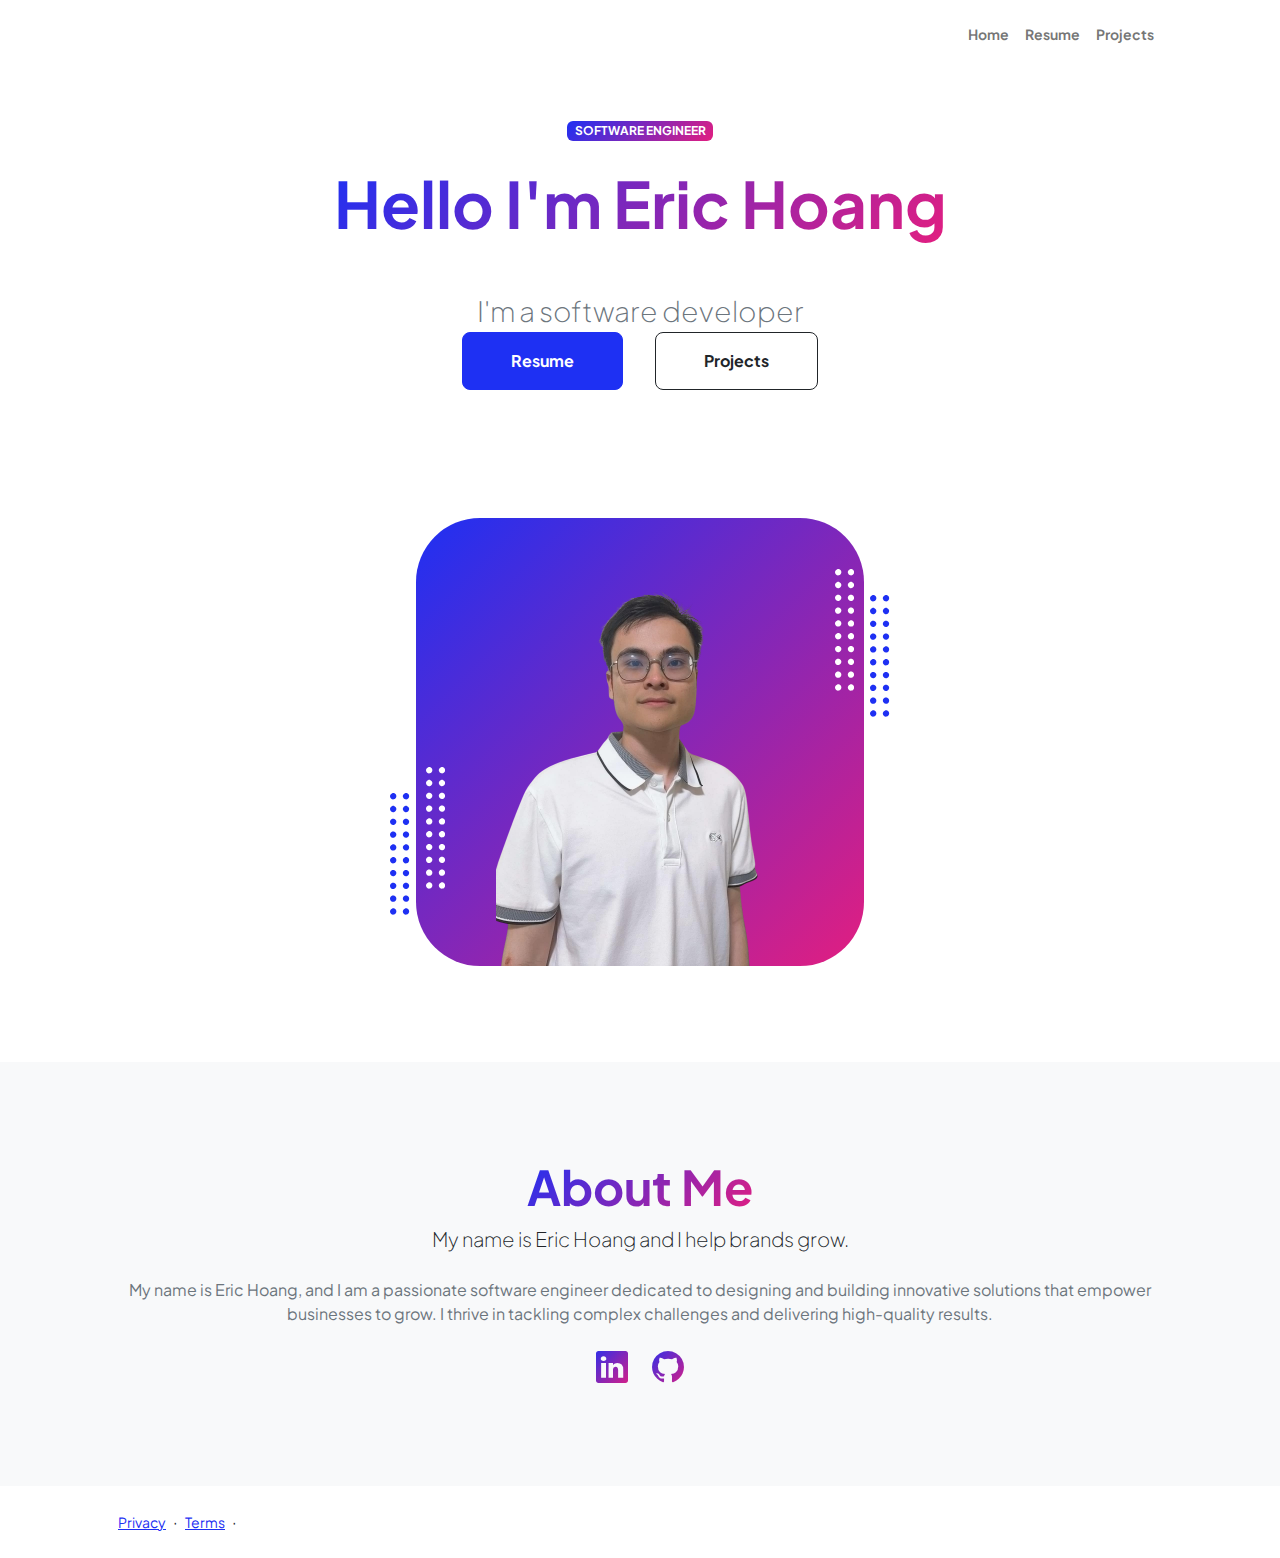
<file: index.html>
<!DOCTYPE html>
<html lang="en">
    <head>
        <meta charset="utf-8" />
        <meta name="viewport" content="width=device-width, initial-scale=1, shrink-to-fit=no" />
        <meta name="description" content="" />
        <meta name="author" content="" />
        <title>Personal - Start Bootstrap Theme</title>
        <!-- Favicon-->
        <link rel="icon" type="image/x-icon" href="assets/favicon.ico" />
        <!-- Custom Google font-->
        <link rel="preconnect" href="https://fonts.googleapis.com" />
        <link rel="preconnect" href="https://fonts.gstatic.com" crossorigin />
        <link href="https://fonts.googleapis.com/css2?family=Plus+Jakarta+Sans:wght@100;200;300;400;500;600;700;800;900&amp;display=swap" rel="stylesheet" />
        <!-- Bootstrap icons-->
        <link href="https://cdn.jsdelivr.net/npm/bootstrap-icons@1.8.1/font/bootstrap-icons.css" rel="stylesheet" />
        <!-- Core theme CSS (includes Bootstrap)-->
        <link href="css/styles.css" rel="stylesheet" />
    </head>
    <body class="d-flex flex-column h-100">
        <main class="flex-shrink-0">
            <!-- Navigation-->
            <nav class="navbar navbar-expand-lg navbar-light bg-white py-3">
                <div class="container px-5">
                    <a class="navbar-brand" href="index.html"><span class="fw-bolder text-primary"></span></a>
                    <button class="navbar-toggler" type="button" data-bs-toggle="collapse" data-bs-target="#navbarSupportedContent" aria-controls="navbarSupportedContent" aria-expanded="false" aria-label="Toggle navigation"><span class="navbar-toggler-icon"></span></button>
                    <div class="collapse navbar-collapse" id="navbarSupportedContent">
                        <ul class="navbar-nav ms-auto mb-2 mb-lg-0 small fw-bolder">
                            <li class="nav-item"><a class="nav-link" href="index.html">Home</a></li>
                            <li class="nav-item"><a class="nav-link" href="resume.html">Resume</a></li>
                            <li class="nav-item"><a class="nav-link" href="projects.html">Projects</a></li>

                        </ul>
                    </div>
                </div>
            </nav>
            <!-- Header-->
            <header class="py-5">
                <div class="container px-5 pb-5">
                    <div class="row gx-5 align-items-center">
                        <div class="col-xxl-5">
                            <!-- Header text content-->
                            <div class="text-center text-xxl-start">
                                <div class="badge bg-gradient-primary-to-secondary text-white mb-4"><div class="text-uppercase">Software Engineer</div></div>
                                <h1 class="display-3 fw-bolder mb-5"><span class="text-gradient d-inline">Hello I'm Eric Hoang</span></h1>
                                <div class="fs-3 fw-light text-muted">I'm a software developer</div>
                                <div class="d-grid gap-3 d-sm-flex justify-content-sm-center justify-content-xxl-start mb-3">
                                    <a class="btn btn-primary btn-lg px-5 py-3 me-sm-3 fs-6 fw-bolder" href="resume.html">Resume</a>
                                    <a class="btn btn-outline-dark btn-lg px-5 py-3 fs-6 fw-bolder" href="projects.html">Projects</a>
                                </div>
                            </div>
                        </div>
                        <div class="col-xxl-7">
                            <!-- Header profile picture-->
                            <div class="d-flex justify-content-center mt-5 mt-xxl-0">
                                <div class="profile bg-gradient-primary-to-secondary">
                                    <!-- TIP: For best results, use a photo with a transparent background like the demo example below-->
                                    <!-- Watch a tutorial on how to do this on YouTube (link)-->
                                    <img class="profile-img" src="assets/profile.png" alt="..." />
                                    <div class="dots-1">
                                        <!-- SVG Dots-->
                                        <svg version="1.1" xmlns="http://www.w3.org/2000/svg" xmlns:xlink="http://www.w3.org/1999/xlink" x="0px" y="0px" viewBox="0 0 191.6 1215.4" style="enable-background: new 0 0 191.6 1215.4" xml:space="preserve">
                                            <g transform="translate(0.000000,1280.000000) scale(0.100000,-0.100000)">
                                                <path d="M227.7,12788.6c-105-35-200-141-222-248c-43-206,163-412,369-369c155,32,275,190,260,339c-11,105-90,213-190,262        C383.7,12801.6,289.7,12808.6,227.7,12788.6z"></path>
                                                <path d="M1507.7,12788.6c-151-50-253-216-222-362c25-119,136-230,254-255c194-41,395,142,375,339c-11,105-90,213-190,262        C1663.7,12801.6,1569.7,12808.6,1507.7,12788.6z"></path>
                                                <path d="M227.7,11508.6c-105-35-200-141-222-248c-43-206,163-412,369-369c155,32,275,190,260,339c-11,105-90,213-190,262        C383.7,11521.6,289.7,11528.6,227.7,11508.6z"></path>
                                                <path d="M1507.7,11508.6c-151-50-253-216-222-362c25-119,136-230,254-255c194-41,395,142,375,339c-11,105-90,213-190,262        C1663.7,11521.6,1569.7,11528.6,1507.7,11508.6z"></path>
                                                <path d="M227.7,10228.6c-105-35-200-141-222-248c-43-206,163-412,369-369c155,32,275,190,260,339c-11,105-90,213-190,262        C383.7,10241.6,289.7,10248.6,227.7,10228.6z"></path>
                                                <path d="M1507.7,10228.6c-105-35-200-141-222-248c-43-206,163-412,369-369c155,32,275,190,260,339c-11,105-90,213-190,262        C1663.7,10241.6,1569.7,10248.6,1507.7,10228.6z"></path>
                                                <path d="M227.7,8948.6c-105-35-200-141-222-248c-43-206,163-412,369-369c155,32,275,190,260,339c-11,105-90,213-190,262        C383.7,8961.6,289.7,8968.6,227.7,8948.6z"></path>
                                                <path d="M1507.7,8948.6c-105-35-200-141-222-248c-43-206,163-412,369-369c155,32,275,190,260,339c-11,105-90,213-190,262        C1663.7,8961.6,1569.7,8968.6,1507.7,8948.6z"></path>
                                                <path d="M227.7,7668.6c-105-35-200-141-222-248c-43-206,163-412,369-369c155,32,275,190,260,339c-11,105-90,213-190,262        C383.7,7681.6,289.7,7688.6,227.7,7668.6z"></path>
                                                <path d="M1507.7,7668.6c-105-35-200-141-222-248c-43-206,163-412,369-369c155,32,275,190,260,339c-11,105-90,213-190,262        C1663.7,7681.6,1569.7,7688.6,1507.7,7668.6z"></path>
                                                <path d="M227.7,6388.6c-105-35-200-141-222-248c-43-206,163-412,369-369c155,32,275,190,260,339c-11,105-90,213-190,262        C383.7,6401.6,289.7,6408.6,227.7,6388.6z"></path>
                                                <path d="M1507.7,6388.6c-105-35-200-141-222-248c-43-206,163-412,369-369c155,32,275,190,260,339c-11,105-90,213-190,262        C1663.7,6401.6,1569.7,6408.6,1507.7,6388.6z"></path>
                                                <path d="M227.7,5108.6c-105-35-200-141-222-248c-43-206,163-412,369-369c155,32,275,190,260,339c-11,105-90,213-190,262        C383.7,5121.6,289.7,5128.6,227.7,5108.6z"></path>
                                                <path d="M1507.7,5108.6c-105-35-200-141-222-248c-43-206,163-412,369-369c155,32,275,190,260,339c-11,105-90,213-190,262        C1663.7,5121.6,1569.7,5128.6,1507.7,5108.6z"></path>
                                                <path d="M227.7,3828.6c-105-35-200-141-222-248c-43-206,163-412,369-369c155,32,275,190,260,339c-11,105-90,213-190,262        C383.7,3841.6,289.7,3848.6,227.7,3828.6z"></path>
                                                <path d="M1507.7,3828.6c-105-35-200-141-222-248c-43-206,163-412,369-369c155,32,275,190,260,339c-11,105-90,213-190,262        C1663.7,3841.6,1569.7,3848.6,1507.7,3828.6z"></path>
                                                <path d="M227.7,2548.6c-105-35-200-141-222-248c-43-206,163-412,369-369c155,32,275,190,260,339c-11,105-90,213-190,262        C383.7,2561.6,289.7,2568.6,227.7,2548.6z"></path>
                                                <path d="M1507.7,2548.6c-105-35-200-141-222-248c-43-206,163-412,369-369c155,32,275,190,260,339c-11,105-90,213-190,262        C1663.7,2561.6,1569.7,2568.6,1507.7,2548.6z"></path>
                                                <path d="M227.7,1268.6c-105-35-200-141-222-248c-43-206,163-412,369-369c155,32,275,190,260,339c-11,105-90,213-190,262        C383.7,1281.6,289.7,1288.6,227.7,1268.6z"></path>
                                                <path d="M1507.7,1268.6c-105-35-200-141-222-248c-43-206,163-412,369-369c155,32,275,190,260,339c-11,105-90,213-190,262        C1663.7,1281.6,1569.7,1288.6,1507.7,1268.6z"></path>
                                            </g>
                                        </svg>
                                        <!-- END of SVG dots-->
                                    </div>
                                    <div class="dots-2">
                                        <!-- SVG Dots-->
                                        <svg version="1.1" xmlns="http://www.w3.org/2000/svg" xmlns:xlink="http://www.w3.org/1999/xlink" x="0px" y="0px" viewBox="0 0 191.6 1215.4" style="enable-background: new 0 0 191.6 1215.4" xml:space="preserve">
                                            <g transform="translate(0.000000,1280.000000) scale(0.100000,-0.100000)">
                                                <path d="M227.7,12788.6c-105-35-200-141-222-248c-43-206,163-412,369-369c155,32,275,190,260,339c-11,105-90,213-190,262        C383.7,12801.6,289.7,12808.6,227.7,12788.6z"></path>
                                                <path d="M1507.7,12788.6c-151-50-253-216-222-362c25-119,136-230,254-255c194-41,395,142,375,339c-11,105-90,213-190,262        C1663.7,12801.6,1569.7,12808.6,1507.7,12788.6z"></path>
                                                <path d="M227.7,11508.6c-105-35-200-141-222-248c-43-206,163-412,369-369c155,32,275,190,260,339c-11,105-90,213-190,262        C383.7,11521.6,289.7,11528.6,227.7,11508.6z"></path>
                                                <path d="M1507.7,11508.6c-151-50-253-216-222-362c25-119,136-230,254-255c194-41,395,142,375,339c-11,105-90,213-190,262        C1663.7,11521.6,1569.7,11528.6,1507.7,11508.6z"></path>
                                                <path d="M227.7,10228.6c-105-35-200-141-222-248c-43-206,163-412,369-369c155,32,275,190,260,339c-11,105-90,213-190,262        C383.7,10241.6,289.7,10248.6,227.7,10228.6z"></path>
                                                <path d="M1507.7,10228.6c-105-35-200-141-222-248c-43-206,163-412,369-369c155,32,275,190,260,339c-11,105-90,213-190,262        C1663.7,10241.6,1569.7,10248.6,1507.7,10228.6z"></path>
                                                <path d="M227.7,8948.6c-105-35-200-141-222-248c-43-206,163-412,369-369c155,32,275,190,260,339c-11,105-90,213-190,262        C383.7,8961.6,289.7,8968.6,227.7,8948.6z"></path>
                                                <path d="M1507.7,8948.6c-105-35-200-141-222-248c-43-206,163-412,369-369c155,32,275,190,260,339c-11,105-90,213-190,262        C1663.7,8961.6,1569.7,8968.6,1507.7,8948.6z"></path>
                                                <path d="M227.7,7668.6c-105-35-200-141-222-248c-43-206,163-412,369-369c155,32,275,190,260,339c-11,105-90,213-190,262        C383.7,7681.6,289.7,7688.6,227.7,7668.6z"></path>
                                                <path d="M1507.7,7668.6c-105-35-200-141-222-248c-43-206,163-412,369-369c155,32,275,190,260,339c-11,105-90,213-190,262        C1663.7,7681.6,1569.7,7688.6,1507.7,7668.6z"></path>
                                                <path d="M227.7,6388.6c-105-35-200-141-222-248c-43-206,163-412,369-369c155,32,275,190,260,339c-11,105-90,213-190,262        C383.7,6401.6,289.7,6408.6,227.7,6388.6z"></path>
                                                <path d="M1507.7,6388.6c-105-35-200-141-222-248c-43-206,163-412,369-369c155,32,275,190,260,339c-11,105-90,213-190,262        C1663.7,6401.6,1569.7,6408.6,1507.7,6388.6z"></path>
                                                <path d="M227.7,5108.6c-105-35-200-141-222-248c-43-206,163-412,369-369c155,32,275,190,260,339c-11,105-90,213-190,262        C383.7,5121.6,289.7,5128.6,227.7,5108.6z"></path>
                                                <path d="M1507.7,5108.6c-105-35-200-141-222-248c-43-206,163-412,369-369c155,32,275,190,260,339c-11,105-90,213-190,262        C1663.7,5121.6,1569.7,5128.6,1507.7,5108.6z"></path>
                                                <path d="M227.7,3828.6c-105-35-200-141-222-248c-43-206,163-412,369-369c155,32,275,190,260,339c-11,105-90,213-190,262        C383.7,3841.6,289.7,3848.6,227.7,3828.6z"></path>
                                                <path d="M1507.7,3828.6c-105-35-200-141-222-248c-43-206,163-412,369-369c155,32,275,190,260,339c-11,105-90,213-190,262        C1663.7,3841.6,1569.7,3848.6,1507.7,3828.6z"></path>
                                                <path d="M227.7,2548.6c-105-35-200-141-222-248c-43-206,163-412,369-369c155,32,275,190,260,339c-11,105-90,213-190,262        C383.7,2561.6,289.7,2568.6,227.7,2548.6z"></path>
                                                <path d="M1507.7,2548.6c-105-35-200-141-222-248c-43-206,163-412,369-369c155,32,275,190,260,339c-11,105-90,213-190,262        C1663.7,2561.6,1569.7,2568.6,1507.7,2548.6z"></path>
                                                <path d="M227.7,1268.6c-105-35-200-141-222-248c-43-206,163-412,369-369c155,32,275,190,260,339c-11,105-90,213-190,262        C383.7,1281.6,289.7,1288.6,227.7,1268.6z"></path>
                                                <path d="M1507.7,1268.6c-105-35-200-141-222-248c-43-206,163-412,369-369c155,32,275,190,260,339c-11,105-90,213-190,262        C1663.7,1281.6,1569.7,1288.6,1507.7,1268.6z"></path>
                                            </g>
                                        </svg>
                                        <!-- END of SVG dots-->
                                    </div>
                                    <div class="dots-3">
                                        <!-- SVG Dots-->
                                        <svg version="1.1" xmlns="http://www.w3.org/2000/svg" xmlns:xlink="http://www.w3.org/1999/xlink" x="0px" y="0px" viewBox="0 0 191.6 1215.4" style="enable-background: new 0 0 191.6 1215.4" xml:space="preserve">
                                            <g transform="translate(0.000000,1280.000000) scale(0.100000,-0.100000)">
                                                <path d="M227.7,12788.6c-105-35-200-141-222-248c-43-206,163-412,369-369c155,32,275,190,260,339c-11,105-90,213-190,262        C383.7,12801.6,289.7,12808.6,227.7,12788.6z"></path>
                                                <path d="M1507.7,12788.6c-151-50-253-216-222-362c25-119,136-230,254-255c194-41,395,142,375,339c-11,105-90,213-190,262        C1663.7,12801.6,1569.7,12808.6,1507.7,12788.6z"></path>
                                                <path d="M227.7,11508.6c-105-35-200-141-222-248c-43-206,163-412,369-369c155,32,275,190,260,339c-11,105-90,213-190,262        C383.7,11521.6,289.7,11528.6,227.7,11508.6z"></path>
                                                <path d="M1507.7,11508.6c-151-50-253-216-222-362c25-119,136-230,254-255c194-41,395,142,375,339c-11,105-90,213-190,262        C1663.7,11521.6,1569.7,11528.6,1507.7,11508.6z"></path>
                                                <path d="M227.7,10228.6c-105-35-200-141-222-248c-43-206,163-412,369-369c155,32,275,190,260,339c-11,105-90,213-190,262        C383.7,10241.6,289.7,10248.6,227.7,10228.6z"></path>
                                                <path d="M1507.7,10228.6c-105-35-200-141-222-248c-43-206,163-412,369-369c155,32,275,190,260,339c-11,105-90,213-190,262        C1663.7,10241.6,1569.7,10248.6,1507.7,10228.6z"></path>
                                                <path d="M227.7,8948.6c-105-35-200-141-222-248c-43-206,163-412,369-369c155,32,275,190,260,339c-11,105-90,213-190,262        C383.7,8961.6,289.7,8968.6,227.7,8948.6z"></path>
                                                <path d="M1507.7,8948.6c-105-35-200-141-222-248c-43-206,163-412,369-369c155,32,275,190,260,339c-11,105-90,213-190,262        C1663.7,8961.6,1569.7,8968.6,1507.7,8948.6z"></path>
                                                <path d="M227.7,7668.6c-105-35-200-141-222-248c-43-206,163-412,369-369c155,32,275,190,260,339c-11,105-90,213-190,262        C383.7,7681.6,289.7,7688.6,227.7,7668.6z"></path>
                                                <path d="M1507.7,7668.6c-105-35-200-141-222-248c-43-206,163-412,369-369c155,32,275,190,260,339c-11,105-90,213-190,262        C1663.7,7681.6,1569.7,7688.6,1507.7,7668.6z"></path>
                                                <path d="M227.7,6388.6c-105-35-200-141-222-248c-43-206,163-412,369-369c155,32,275,190,260,339c-11,105-90,213-190,262        C383.7,6401.6,289.7,6408.6,227.7,6388.6z"></path>
                                                <path d="M1507.7,6388.6c-105-35-200-141-222-248c-43-206,163-412,369-369c155,32,275,190,260,339c-11,105-90,213-190,262        C1663.7,6401.6,1569.7,6408.6,1507.7,6388.6z"></path>
                                                <path d="M227.7,5108.6c-105-35-200-141-222-248c-43-206,163-412,369-369c155,32,275,190,260,339c-11,105-90,213-190,262        C383.7,5121.6,289.7,5128.6,227.7,5108.6z"></path>
                                                <path d="M1507.7,5108.6c-105-35-200-141-222-248c-43-206,163-412,369-369c155,32,275,190,260,339c-11,105-90,213-190,262        C1663.7,5121.6,1569.7,5128.6,1507.7,5108.6z"></path>
                                                <path d="M227.7,3828.6c-105-35-200-141-222-248c-43-206,163-412,369-369c155,32,275,190,260,339c-11,105-90,213-190,262        C383.7,3841.6,289.7,3848.6,227.7,3828.6z"></path>
                                                <path d="M1507.7,3828.6c-105-35-200-141-222-248c-43-206,163-412,369-369c155,32,275,190,260,339c-11,105-90,213-190,262        C1663.7,3841.6,1569.7,3848.6,1507.7,3828.6z"></path>
                                                <path d="M227.7,2548.6c-105-35-200-141-222-248c-43-206,163-412,369-369c155,32,275,190,260,339c-11,105-90,213-190,262        C383.7,2561.6,289.7,2568.6,227.7,2548.6z"></path>
                                                <path d="M1507.7,2548.6c-105-35-200-141-222-248c-43-206,163-412,369-369c155,32,275,190,260,339c-11,105-90,213-190,262        C1663.7,2561.6,1569.7,2568.6,1507.7,2548.6z"></path>
                                                <path d="M227.7,1268.6c-105-35-200-141-222-248c-43-206,163-412,369-369c155,32,275,190,260,339c-11,105-90,213-190,262        C383.7,1281.6,289.7,1288.6,227.7,1268.6z"></path>
                                                <path d="M1507.7,1268.6c-105-35-200-141-222-248c-43-206,163-412,369-369c155,32,275,190,260,339c-11,105-90,213-190,262        C1663.7,1281.6,1569.7,1288.6,1507.7,1268.6z"></path>
                                            </g>
                                        </svg>
                                        <!-- END of SVG dots-->
                                    </div>
                                    <div class="dots-4">
                                        <!-- SVG Dots-->
                                        <svg version="1.1" xmlns="http://www.w3.org/2000/svg" xmlns:xlink="http://www.w3.org/1999/xlink" x="0px" y="0px" viewBox="0 0 191.6 1215.4" style="enable-background: new 0 0 191.6 1215.4" xml:space="preserve">
                                            <g transform="translate(0.000000,1280.000000) scale(0.100000,-0.100000)">
                                                <path d="M227.7,12788.6c-105-35-200-141-222-248c-43-206,163-412,369-369c155,32,275,190,260,339c-11,105-90,213-190,262        C383.7,12801.6,289.7,12808.6,227.7,12788.6z"></path>
                                                <path d="M1507.7,12788.6c-151-50-253-216-222-362c25-119,136-230,254-255c194-41,395,142,375,339c-11,105-90,213-190,262        C1663.7,12801.6,1569.7,12808.6,1507.7,12788.6z"></path>
                                                <path d="M227.7,11508.6c-105-35-200-141-222-248c-43-206,163-412,369-369c155,32,275,190,260,339c-11,105-90,213-190,262        C383.7,11521.6,289.7,11528.6,227.7,11508.6z"></path>
                                                <path d="M1507.7,11508.6c-151-50-253-216-222-362c25-119,136-230,254-255c194-41,395,142,375,339c-11,105-90,213-190,262        C1663.7,11521.6,1569.7,11528.6,1507.7,11508.6z"></path>
                                                <path d="M227.7,10228.6c-105-35-200-141-222-248c-43-206,163-412,369-369c155,32,275,190,260,339c-11,105-90,213-190,262        C383.7,10241.6,289.7,10248.6,227.7,10228.6z"></path>
                                                <path d="M1507.7,10228.6c-105-35-200-141-222-248c-43-206,163-412,369-369c155,32,275,190,260,339c-11,105-90,213-190,262        C1663.7,10241.6,1569.7,10248.6,1507.7,10228.6z"></path>
                                                <path d="M227.7,8948.6c-105-35-200-141-222-248c-43-206,163-412,369-369c155,32,275,190,260,339c-11,105-90,213-190,262        C383.7,8961.6,289.7,8968.6,227.7,8948.6z"></path>
                                                <path d="M1507.7,8948.6c-105-35-200-141-222-248c-43-206,163-412,369-369c155,32,275,190,260,339c-11,105-90,213-190,262        C1663.7,8961.6,1569.7,8968.6,1507.7,8948.6z"></path>
                                                <path d="M227.7,7668.6c-105-35-200-141-222-248c-43-206,163-412,369-369c155,32,275,190,260,339c-11,105-90,213-190,262        C383.7,7681.6,289.7,7688.6,227.7,7668.6z"></path>
                                                <path d="M1507.7,7668.6c-105-35-200-141-222-248c-43-206,163-412,369-369c155,32,275,190,260,339c-11,105-90,213-190,262        C1663.7,7681.6,1569.7,7688.6,1507.7,7668.6z"></path>
                                                <path d="M227.7,6388.6c-105-35-200-141-222-248c-43-206,163-412,369-369c155,32,275,190,260,339c-11,105-90,213-190,262        C383.7,6401.6,289.7,6408.6,227.7,6388.6z"></path>
                                                <path d="M1507.7,6388.6c-105-35-200-141-222-248c-43-206,163-412,369-369c155,32,275,190,260,339c-11,105-90,213-190,262        C1663.7,6401.6,1569.7,6408.6,1507.7,6388.6z"></path>
                                                <path d="M227.7,5108.6c-105-35-200-141-222-248c-43-206,163-412,369-369c155,32,275,190,260,339c-11,105-90,213-190,262        C383.7,5121.6,289.7,5128.6,227.7,5108.6z"></path>
                                                <path d="M1507.7,5108.6c-105-35-200-141-222-248c-43-206,163-412,369-369c155,32,275,190,260,339c-11,105-90,213-190,262        C1663.7,5121.6,1569.7,5128.6,1507.7,5108.6z"></path>
                                                <path d="M227.7,3828.6c-105-35-200-141-222-248c-43-206,163-412,369-369c155,32,275,190,260,339c-11,105-90,213-190,262        C383.7,3841.6,289.7,3848.6,227.7,3828.6z"></path>
                                                <path d="M1507.7,3828.6c-105-35-200-141-222-248c-43-206,163-412,369-369c155,32,275,190,260,339c-11,105-90,213-190,262        C1663.7,3841.6,1569.7,3848.6,1507.7,3828.6z"></path>
                                                <path d="M227.7,2548.6c-105-35-200-141-222-248c-43-206,163-412,369-369c155,32,275,190,260,339c-11,105-90,213-190,262        C383.7,2561.6,289.7,2568.6,227.7,2548.6z"></path>
                                                <path d="M1507.7,2548.6c-105-35-200-141-222-248c-43-206,163-412,369-369c155,32,275,190,260,339c-11,105-90,213-190,262        C1663.7,2561.6,1569.7,2568.6,1507.7,2548.6z"></path>
                                                <path d="M227.7,1268.6c-105-35-200-141-222-248c-43-206,163-412,369-369c155,32,275,190,260,339c-11,105-90,213-190,262        C383.7,1281.6,289.7,1288.6,227.7,1268.6z"></path>
                                                <path d="M1507.7,1268.6c-105-35-200-141-222-248c-43-206,163-412,369-369c155,32,275,190,260,339c-11,105-90,213-190,262        C1663.7,1281.6,1569.7,1288.6,1507.7,1268.6z"></path>
                                            </g>
                                        </svg>
                                        <!-- END of SVG dots-->
                                    </div>
                                </div>
                            </div>
                        </div>
                    </div>
                </div>
            </header>
            <!-- About Section-->
            <section class="bg-light py-5">
                <div class="container px-5">
                    <div class="row gx-5 justify-content-center">
                        <div class="col-xxl-8">
                            <div class="text-center my-5">
                                <h2 class="display-5 fw-bolder"><span class="text-gradient d-inline">About Me</span></h2>
                                <p class="lead fw-light mb-4">My name is Eric Hoang and I help brands grow.</p>
                                <p class="text-muted">My name is Eric Hoang, and I am a passionate software engineer dedicated to designing and building innovative solutions that empower businesses to grow. I thrive in tackling complex challenges and delivering high-quality results.</p>
                                <div class="d-flex justify-content-center fs-2 gap-4">
                                    <a class="text-gradient" href="https://www.linkedin.com/in/nhat-hoang-06a0602b8/"><i class="bi bi-linkedin"></i></a>
                                    <a class="text-gradient" href="https://github.com/nhatdev1202"><i class="bi bi-github"></i></a>
                                </div>
                            </div>
                        </div>
                    </div>
                </div>
            </section>
        </main>
        <!-- Footer-->
        <footer class="bg-white py-4 mt-auto">
            <div class="container px-5">
                <div class="row align-items-center justify-content-between flex-column flex-sm-row">
                    
                    <div class="col-auto">
                        <a class="small" href="#!">Privacy</a>
                        <span class="mx-1">&middot;</span>
                        <a class="small" href="#!">Terms</a>
                        <span class="mx-1">&middot;</span>
                    </div>
                </div>
            </div>
        </footer>
        <!-- Bootstrap core JS-->
        <script src="https://cdn.jsdelivr.net/npm/bootstrap@5.2.3/dist/js/bootstrap.bundle.min.js"></script>
        <!-- Core theme JS-->
        <script src="js/scripts.js"></script>
    </body>
</html>
</file>
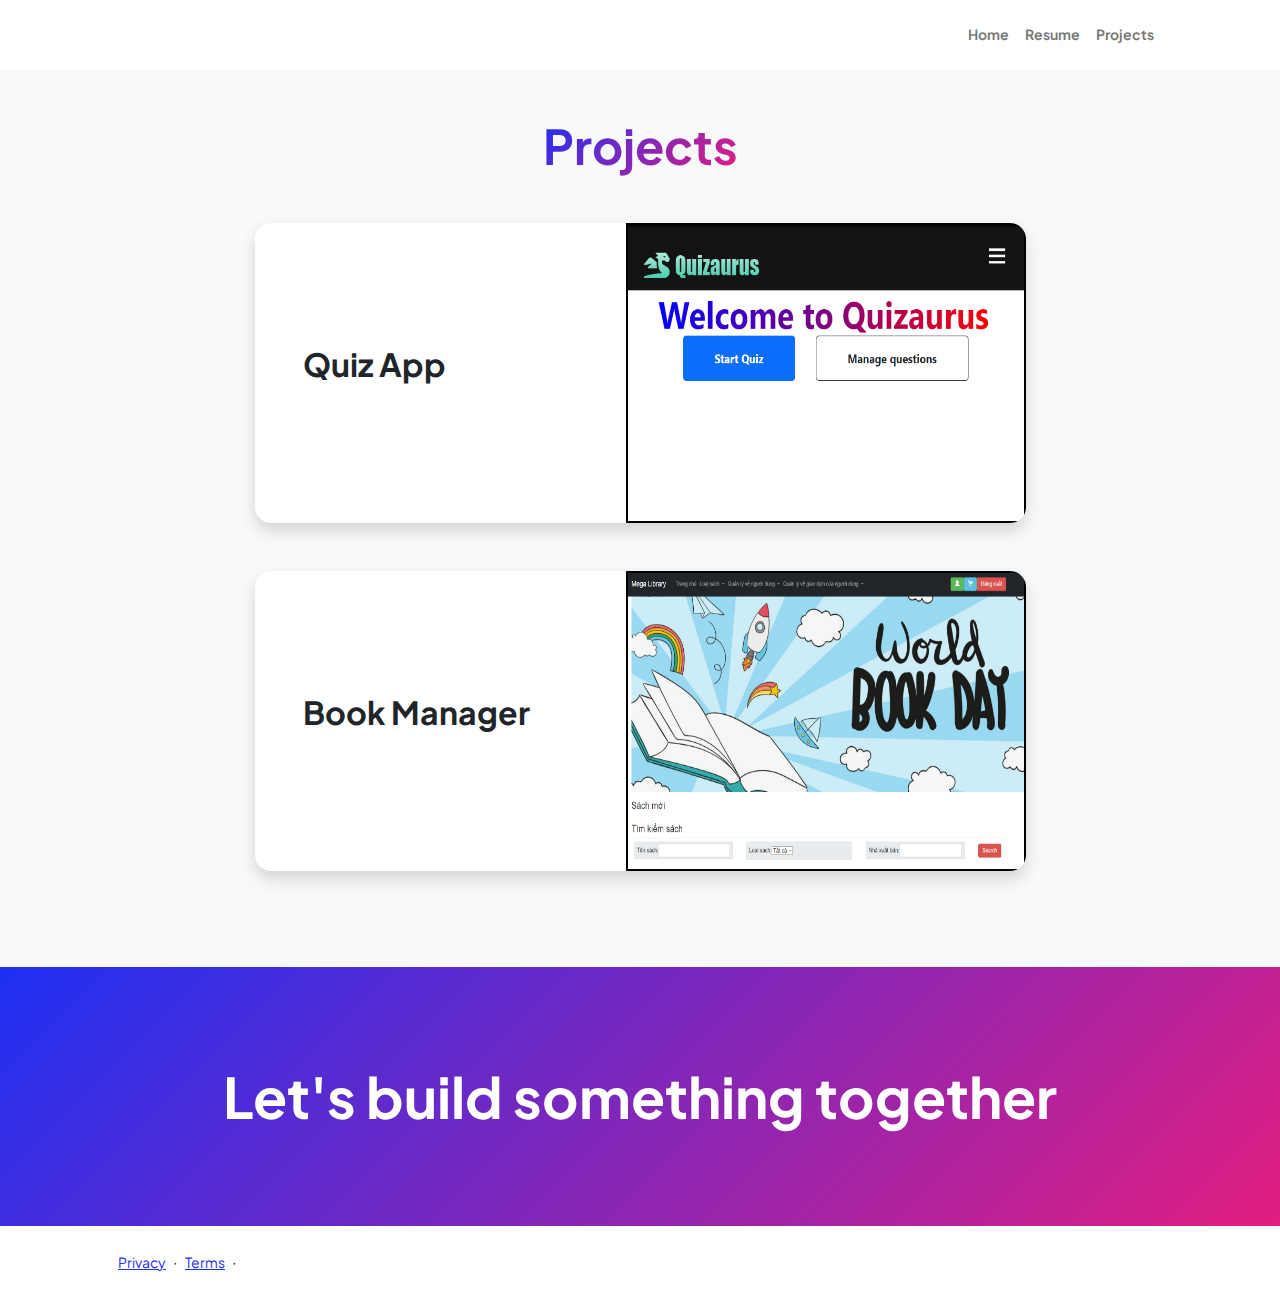
<file: projects.html>
<!DOCTYPE html>
<html lang="en">
    <head>
        <meta charset="utf-8" />
        <meta name="viewport" content="width=device-width, initial-scale=1, shrink-to-fit=no" />
        <meta name="description" content="" />
        <meta name="author" content="" />
        <title></title>
        <!-- Favicon-->
        <link rel="icon" type="image/x-icon" href="assets/favicon.ico" />
        <!-- Custom Google font-->
        <link rel="preconnect" href="https://fonts.googleapis.com" />
        <link rel="preconnect" href="https://fonts.gstatic.com" crossorigin />
        <link href="https://fonts.googleapis.com/css2?family=Plus+Jakarta+Sans:wght@100;200;300;400;500;600;700;800;900&amp;display=swap" rel="stylesheet" />
        <!-- Bootstrap icons-->
        <link href="https://cdn.jsdelivr.net/npm/bootstrap-icons@1.8.1/font/bootstrap-icons.css" rel="stylesheet" />
        <!-- Core theme CSS (includes Bootstrap)-->
        <link href="css/styles.css" rel="stylesheet" />
    </head>
    <body class="d-flex flex-column h-100 bg-light">
        <main class="flex-shrink-0">
            <!-- Navigation-->
            <nav class="navbar navbar-expand-lg navbar-light bg-white py-3">
                <div class="container px-5">
                    <a class="navbar-brand" href="index.html"><span class="fw-bolder text-primary"></span></a>
                    <button class="navbar-toggler" type="button" data-bs-toggle="collapse" data-bs-target="#navbarSupportedContent" aria-controls="navbarSupportedContent" aria-expanded="false" aria-label="Toggle navigation"><span class="navbar-toggler-icon"></span></button>
                    <div class="collapse navbar-collapse" id="navbarSupportedContent">
                        <ul class="navbar-nav ms-auto mb-2 mb-lg-0 small fw-bolder">
                            <li class="nav-item"><a class="nav-link" href="index.html">Home</a></li>
                            <li class="nav-item"><a class="nav-link" href="resume.html">Resume</a></li>
                            <li class="nav-item"><a class="nav-link" href="projects.html">Projects</a></li>
                        </ul>
                    </div>
                </div>
            </nav>
            <!-- Projects Section-->
            <section class="py-5">
                <div class="container px-5 mb-5">
                    <div class="text-center mb-5">
                        <h1 class="display-5 fw-bolder mb-0"><span class="text-gradient d-inline">Projects</span></h1>
                    </div>
                    <div class="row gx-5 justify-content-center">
                        <div class="col-lg-11 col-xl-9 col-xxl-8">
                            <!-- Project Card 1-->
                            <div class="card overflow-hidden shadow rounded-4 border-0 mb-5">
                                <div class="card-body p-0">
                                    <div class="d-flex align-items-center">
                                        <div class="p-5">
                                            <h2 class="fw-bolder">Quiz App</h2>
                                            <p></p>
                                        </div>
                                        <img class="img-fluid" src="assets/Project1.png" style="border: 2px solid black; height: 300px; width: 400px; margin-left:auto" />
                                    </div>
                                </div>
                            </div>
                            <!-- Project Card 2-->
                            <div class="card overflow-hidden shadow rounded-4 border-0">
                                <div class="card-body p-0">
                                    <div class="d-flex align-items-center">
                                        <div class="p-5">
                                            <h2 class="fw-bolder">Book Manager</h2>
                                            <p></p>
                                        </div>
                                        <img class="img-fluid" src="assets/Project2.png" style="border: 2px solid black; height: 300px; width: 400px; margin-left:auto" />
                                    </div>
                                </div>
                            </div>
                        </div>
                    </div>
                </div>
            </section>
            <!-- Call to action section-->
            <section class="py-5 bg-gradient-primary-to-secondary text-white">
                <div class="container px-5 my-5">
                    <div class="text-center">
                        <h2 class="display-4 fw-bolder mb-4">Let's build something together</h2>
                    </div>
                </div>
            </section>
        </main>
        <!-- Footer-->
        <footer class="bg-white py-4 mt-auto">
            <div class="container px-5">
                <div class="row align-items-center justify-content-between flex-column flex-sm-row">
                    
                    <div class="col-auto">
                        <a class="small" href="#!">Privacy</a>
                        <span class="mx-1">&middot;</span>
                        <a class="small" href="#!">Terms</a>
                        <span class="mx-1">&middot;</span>
                    </div>
                </div>
            </div>
        </footer>
        <!-- Bootstrap core JS-->
        <script src="https://cdn.jsdelivr.net/npm/bootstrap@5.2.3/dist/js/bootstrap.bundle.min.js"></script>
        <!-- Core theme JS-->
        <script src="js/scripts.js"></script>
    </body>
</html>
</file>
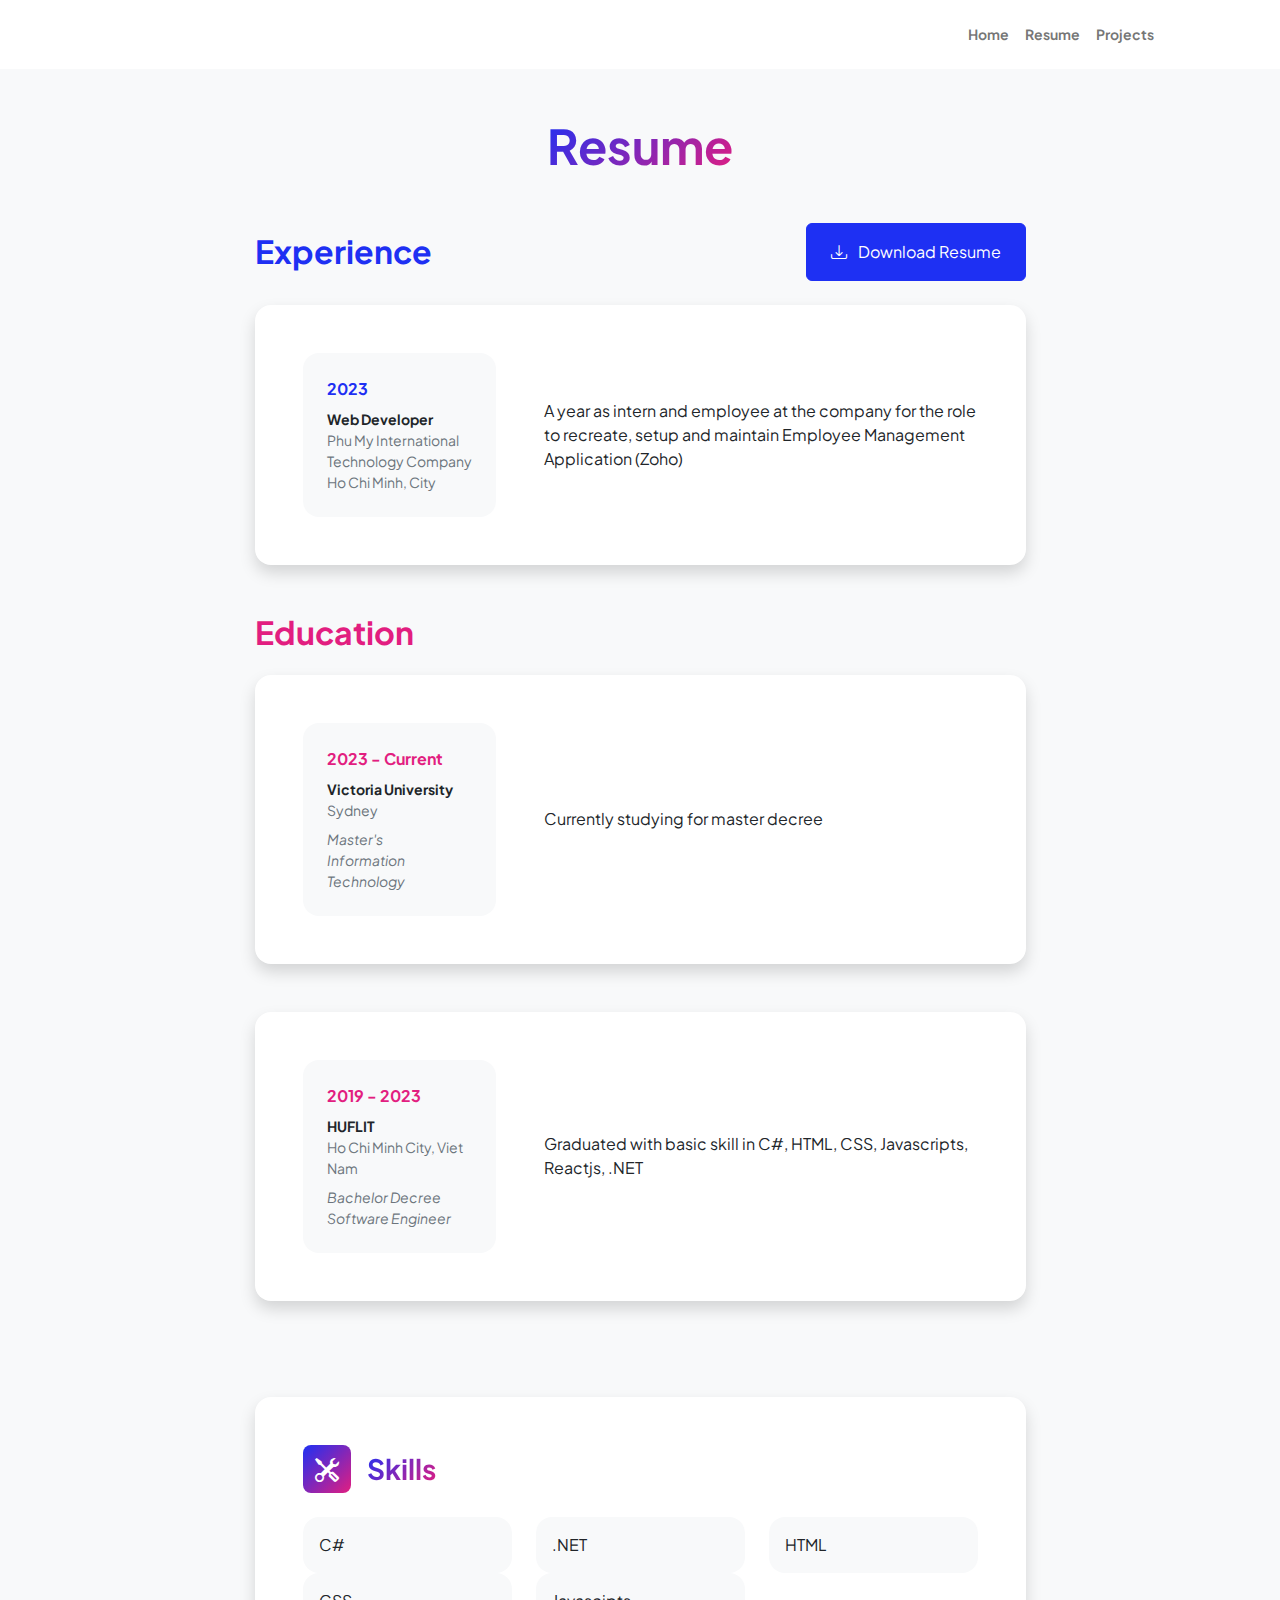
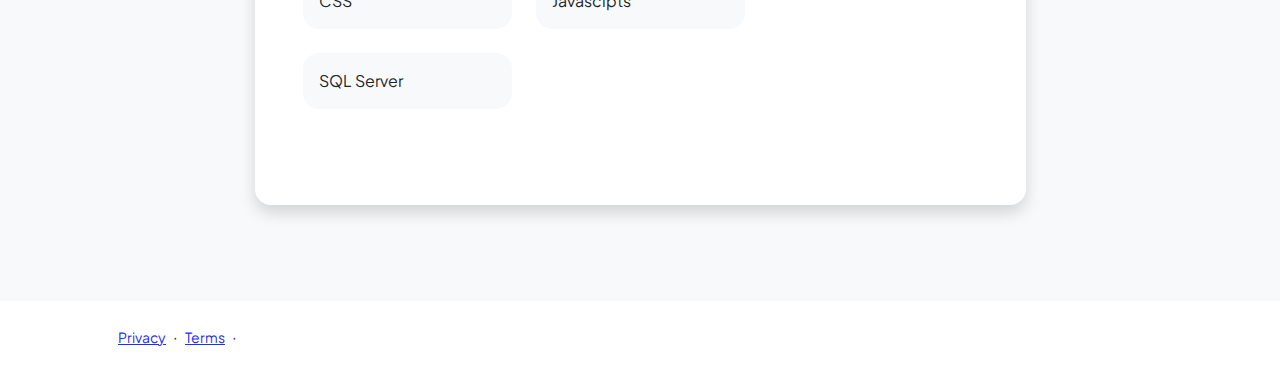
<file: resume.html>
<!DOCTYPE html>
<html lang="en">
    <head>
        <meta charset="utf-8" />
        <meta name="viewport" content="width=device-width, initial-scale=1, shrink-to-fit=no" />
        <meta name="description" content="" />
        <meta name="author" content="" />
        <title></title>
        <!-- Favicon-->
        <link rel="icon" type="image/x-icon" href="assets/favicon.ico" />
        <!-- Custom Google font-->
        <link rel="preconnect" href="https://fonts.googleapis.com" />
        <link rel="preconnect" href="https://fonts.gstatic.com" crossorigin />
        <link href="https://fonts.googleapis.com/css2?family=Plus+Jakarta+Sans:wght@100;200;300;400;500;600;700;800;900&amp;display=swap" rel="stylesheet" />
        <!-- Bootstrap icons-->
        <link href="https://cdn.jsdelivr.net/npm/bootstrap-icons@1.8.1/font/bootstrap-icons.css" rel="stylesheet" />
        <!-- Core theme CSS (includes Bootstrap)-->
        <link href="css/styles.css" rel="stylesheet" />
    </head>
    <body class="d-flex flex-column h-100 bg-light">
        <main class="flex-shrink-0">
            <!-- Navigation-->
            <nav class="navbar navbar-expand-lg navbar-light bg-white py-3">
                <div class="container px-5">
                    <a class="navbar-brand" href="index.html"><span class="fw-bolder text-primary"></span></a>
                    <button class="navbar-toggler" type="button" data-bs-toggle="collapse" data-bs-target="#navbarSupportedContent" aria-controls="navbarSupportedContent" aria-expanded="false" aria-label="Toggle navigation"><span class="navbar-toggler-icon"></span></button>
                    <div class="collapse navbar-collapse" id="navbarSupportedContent">
                        <ul class="navbar-nav ms-auto mb-2 mb-lg-0 small fw-bolder">
                            <li class="nav-item"><a class="nav-link" href="index.html">Home</a></li>
                            <li class="nav-item"><a class="nav-link" href="resume.html">Resume</a></li>
                            <li class="nav-item"><a class="nav-link" href="projects.html">Projects</a></li>
                        </ul>
                    </div>
                </div>
            </nav>
            <!-- Page Content-->
            <div class="container px-5 my-5">
                <div class="text-center mb-5">
                    <h1 class="display-5 fw-bolder mb-0"><span class="text-gradient d-inline">Resume</span></h1>
                </div>
                <div class="row gx-5 justify-content-center">
                    <div class="col-lg-11 col-xl-9 col-xxl-8">
                        <!-- Experience Section-->
                        <section>
                            <div class="d-flex align-items-center justify-content-between mb-4">
                                <h2 class="text-primary fw-bolder mb-0">Experience</h2>
                                <!-- Download resume button-->
                                <!-- Note: Set the link href target to a PDF file within your project-->
                                <a class="btn btn-primary px-4 py-3" href="https://drive.google.com/file/d/1n2Zo5iJTJbtBrh_cob3fAzFdR3qWeV0-/view?usp=sharing">
                                    <div class="d-inline-block bi bi-download me-2"></div>
                                    Download Resume
                                </a>
                            </div>
                            <!-- Experience Card 1-->
                            <div class="card shadow border-0 rounded-4 mb-5">
                                <div class="card-body p-5">
                                    <div class="row align-items-center gx-5">
                                        <div class="col text-center text-lg-start mb-4 mb-lg-0">
                                            <div class="bg-light p-4 rounded-4">
                                                <div class="text-primary fw-bolder mb-2">2023</div>
                                                <div class="small fw-bolder">Web Developer</div>
                                                <div class="small text-muted">Phu My International Technology Company</div>
                                                <div class="small text-muted">Ho Chi Minh, City</div>
                                            </div>
                                        </div>
                                        <div class="col-lg-8"><div>A year as intern and employee at the company for the role to recreate, setup and maintain Employee Management Application (Zoho)</div></div>
                                    </div>
                                </div>
                            </div>
                            <!-- Experience Card 2-->
                            
                        <!-- Education Section-->
                        <section>
                            <h2 class="text-secondary fw-bolder mb-4">Education</h2>
                            <!-- Education Card 1-->
                            <div class="card shadow border-0 rounded-4 mb-5">
                                <div class="card-body p-5">
                                    <div class="row align-items-center gx-5">
                                        <div class="col text-center text-lg-start mb-4 mb-lg-0">
                                            <div class="bg-light p-4 rounded-4">
                                                <div class="text-secondary fw-bolder mb-2">2023 - Current</div>
                                                <div class="mb-2">
                                                    <div class="small fw-bolder">Victoria University</div>
                                                    <div class="small text-muted">Sydney</div>
                                                </div>
                                                <div class="fst-italic">
                                                    <div class="small text-muted">Master's</div>
                                                    <div class="small text-muted">Information Technology</div>
                                                </div>
                                            </div>
                                        </div>
                                        <div class="col-lg-8"><div>Currently studying for master decree</div></div>
                                    </div>
                                </div>
                            </div>
                            <!-- Education Card 2-->
                            <div class="card shadow border-0 rounded-4 mb-5">
                                <div class="card-body p-5">
                                    <div class="row align-items-center gx-5">
                                        <div class="col text-center text-lg-start mb-4 mb-lg-0">
                                            <div class="bg-light p-4 rounded-4">
                                                <div class="text-secondary fw-bolder mb-2">2019 - 2023</div>
                                                <div class="mb-2">
                                                    <div class="small fw-bolder">HUFLIT</div>
                                                    <div class="small text-muted">Ho Chi Minh City, Viet Nam</div>
                                                </div>
                                                <div class="fst-italic">
                                                    <div class="small text-muted">Bachelor Decree </div>
                                                    <div class="small text-muted">Software Engineer</div>
                                                </div>
                                            </div>
                                        </div>
                                        <div class="col-lg-8"><div>Graduated with basic skill in C#, HTML, CSS, Javascripts, Reactjs, .NET</div></div>
                                    </div>
                                </div>
                            </div>
                        </section>
                        <!-- Divider-->
                        <div class="pb-5"></div>
                        <!-- Skills Section-->
                        <section>
                            <!-- Skillset Card-->
                            <div class="card shadow border-0 rounded-4 mb-5">
                                <div class="card-body p-5">
                                    <!-- Professional skills list-->
                                    <div class="mb-5">
                                        <div class="d-flex align-items-center mb-4">
                                            <div class="feature bg-primary bg-gradient-primary-to-secondary text-white rounded-3 me-3"><i class="bi bi-tools"></i></div>
                                            <h3 class="fw-bolder mb-0"><span class="text-gradient d-inline">Skills</span></h3>
                                        </div>
                                        <div class="row row-cols-1 row-cols-md-3 mb-4">
                                            <div class="col mb-4 mb-md-0"><div class="d-flex align-items-center bg-light rounded-4 p-3 h-100">C#</div></div>
                                            <div class="col mb-4 mb-md-0"><div class="d-flex align-items-center bg-light rounded-4 p-3 h-100">.NET</div></div>
                                            <div class="col"><div class="d-flex align-items-center bg-light rounded-4 p-3 h-100">HTML</div></div>
                                            <div class="col"><div class="d-flex align-items-center bg-light rounded-4 p-3 h-100">CSS</div></div>
                                            <div class="col"><div class="d-flex align-items-center bg-light rounded-4 p-3 h-100">Javascipts</div></div>
                                        </div>
                                        <div class="row row-cols-1 row-cols-md-3">
                                            <div class="col mb-4 mb-md-0"><div class="d-flex align-items-center bg-light rounded-4 p-3 h-100">SQL Server</div></div>
                   
                                        </div>
                                    </div>
                                    <!-- Languages list-->
                                    
                                </div>
                            </div>
                        </section>
                    </div>
                </div>
            </div>
        </main>
        <!-- Footer-->
        <footer class="bg-white py-4 mt-auto">
            <div class="container px-5">
                <div class="row align-items-center justify-content-between flex-column flex-sm-row">
                    
                    <div class="col-auto">
                        <a class="small" href="#!">Privacy</a>
                        <span class="mx-1">&middot;</span>
                        <a class="small" href="#!">Terms</a>
                        <span class="mx-1">&middot;</span>
                    </div>
                </div>
            </div>
        </footer>
        <!-- Bootstrap core JS-->
        <script src="https://cdn.jsdelivr.net/npm/bootstrap@5.2.3/dist/js/bootstrap.bundle.min.js"></script>
        <!-- Core theme JS-->
        <script src="js/scripts.js"></script>
    </body>
</html>
</file>
